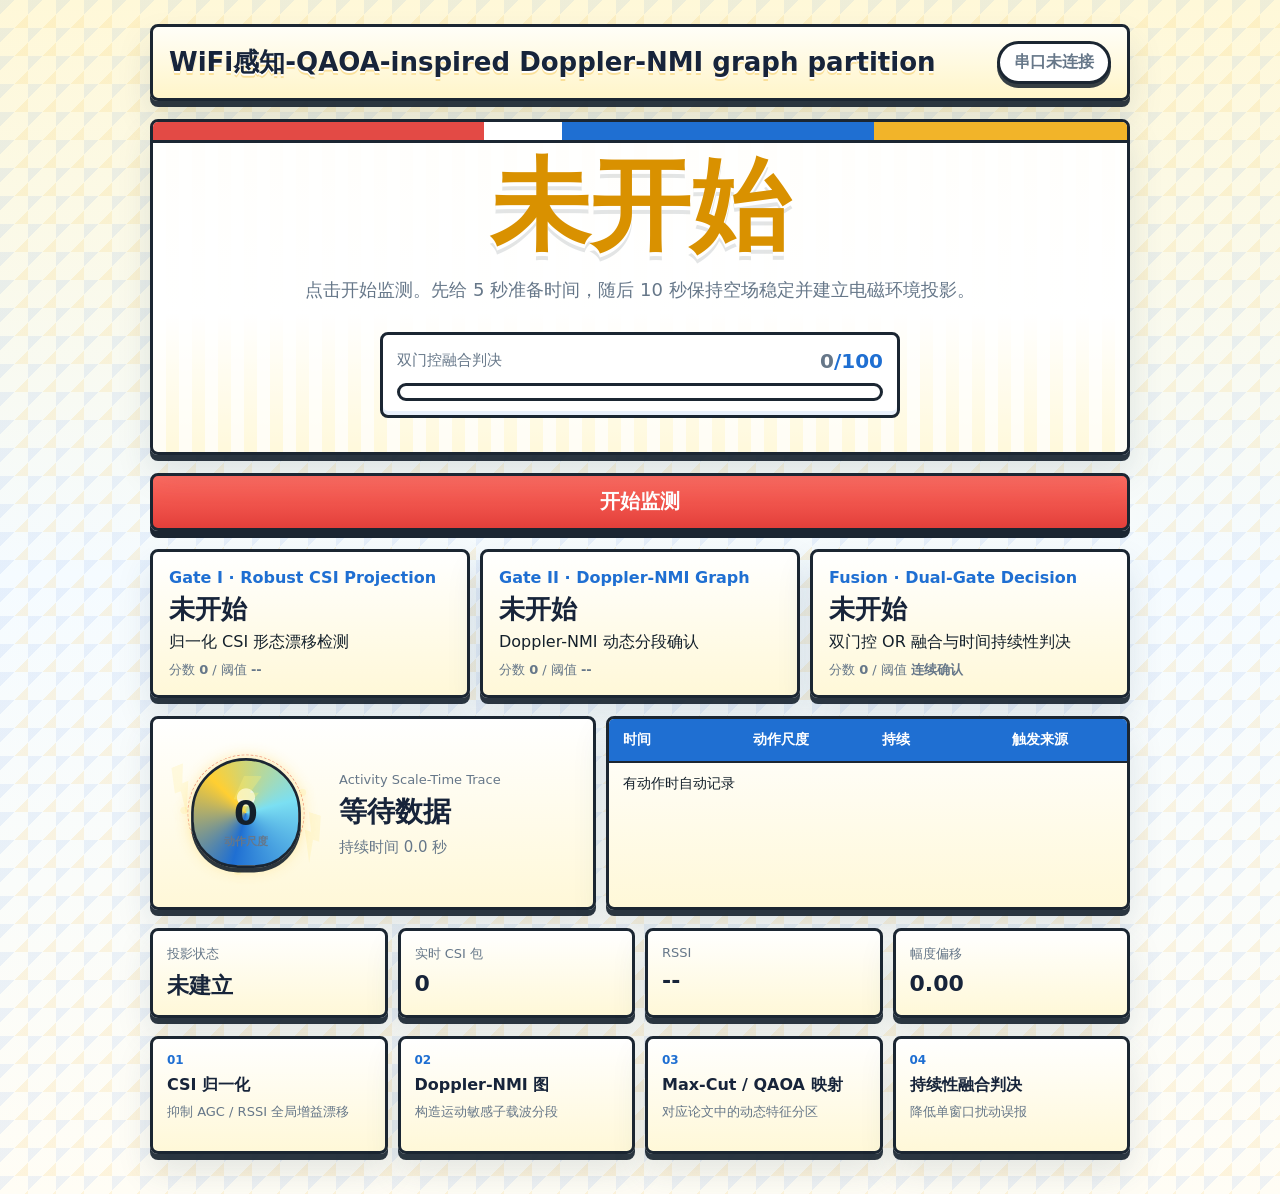
<file: index.html>
<!doctype html>
<html lang="zh-CN">
  <head>
    <meta charset="UTF-8" />
    <meta name="viewport" content="width=device-width, initial-scale=1.0" />
    <title>WiFi感知-QAOA-inspired Doppler-NMI graph partition</title>
    <link rel="stylesheet" href="./styles.css" />
  </head>
  <body>
    <main class="shell">
      <header class="topbar">
        <div>
          <h1>WiFi感知-QAOA-inspired Doppler-NMI graph partition</h1>
        </div>
        <div class="status-pill" id="serialStatus">串口未连接</div>
      </header>

      <section class="hero-panel" aria-label="实时判断">
        <div class="judgement idle" id="presenceState">未开始</div>
        <p id="presenceText">点击开始监测。先给 5 秒准备时间，随后 10 秒保持空场稳定并建立电磁环境投影。</p>
        <div class="change-meter" aria-label="双门控融合判决分数">
          <div class="meter-head">
            <span>双门控融合判决</span>
            <strong><span id="presenceScore">0</span>/100</strong>
          </div>
          <div class="score-bar"><span id="scoreFill"></span></div>
        </div>
      </section>

      <button id="mainButton" class="main-button">开始监测</button>

      <section class="alert-grid" aria-label="三层判定提醒">
        <article class="alert-card idle" id="changeCard">
          <span>Gate I · Robust CSI Projection</span>
          <strong id="changeStatus">待初始化</strong>
          <p id="changeText">归一化 CSI 形态漂移检测</p>
          <small>分数 <b id="changeScore">0</b> / 阈值 <b id="changeThreshold">--</b></small>
        </article>
        <article class="alert-card idle" id="paperCard">
          <span>Gate II · Doppler-NMI Graph</span>
          <strong id="paperStatus">待初始化</strong>
          <p id="paperText">Doppler-NMI 动态分段确认</p>
          <small>分数 <b id="paperScore">0</b> / 阈值 <b id="paperThreshold">--</b></small>
        </article>
        <article class="alert-card idle" id="combinedCard">
          <span>Fusion · Dual-Gate Decision</span>
          <strong id="combinedStatus">待初始化</strong>
          <p id="combinedText">双门控 OR 融合与时间持续性判决</p>
          <small>分数 <b id="combinedScore">0</b> / 阈值 <b id="combinedThreshold">连续确认</b></small>
        </article>
      </section>

      <section class="motion-panel" aria-label="动作尺度时间轴">
        <div class="motion-visual">
          <div class="motion-mascot" id="motionOrb" aria-label="放电动作尺度动画">
            <div class="spark spark-a"></div>
            <div class="spark spark-b"></div>
            <div class="spark spark-c"></div>
            <div class="bolt bolt-left"></div>
            <div class="bolt bolt-right"></div>
            <div class="mascot-body">
              <span id="motionScale">0</span>
              <small>动作尺度</small>
            </div>
          </div>
          <div class="motion-copy">
            <span>Activity Scale-Time Trace</span>
            <strong id="motionLevel">等待数据</strong>
            <p id="motionDuration">持续时间 0.0 秒</p>
          </div>
        </div>
        <div class="motion-table-wrap">
          <table class="motion-table">
            <thead>
              <tr>
                <th>时间</th>
                <th>动作尺度</th>
                <th>持续</th>
                <th>触发来源</th>
              </tr>
            </thead>
            <tbody id="motionTimelineBody">
              <tr>
                <td colspan="4">有动作时自动记录</td>
              </tr>
            </tbody>
          </table>
        </div>
      </section>

      <section class="info-grid" aria-label="实时状态">
        <div>
          <span>投影状态</span>
          <strong id="calibStatus">未建立</strong>
        </div>
        <div>
          <span>实时 CSI 包</span>
          <strong id="packetCount">0</strong>
        </div>
        <div>
          <span>RSSI</span>
          <strong id="rssiValue">--</strong>
        </div>
        <div>
          <span>幅度偏移</span>
          <strong id="ampShift">0.00</strong>
        </div>
      </section>

      <section class="method-strip" aria-label="QAOA 论文方法链路">
        <div>
          <span>01</span>
          <strong>CSI 归一化</strong>
          <p>抑制 AGC / RSSI 全局增益漂移</p>
        </div>
        <div>
          <span>02</span>
          <strong>Doppler-NMI 图</strong>
          <p>构造运动敏感子载波分段</p>
        </div>
        <div>
          <span>03</span>
          <strong>Max-Cut / QAOA 映射</strong>
          <p>对应论文中的动态特征分区</p>
        </div>
        <div>
          <span>04</span>
          <strong>持续性融合判决</strong>
          <p>降低单窗口扰动误报</p>
        </div>
      </section>
    </main>

    <script src="./app.js?v=version3-prep-20260528"></script>
  </body>
</html>
</file>
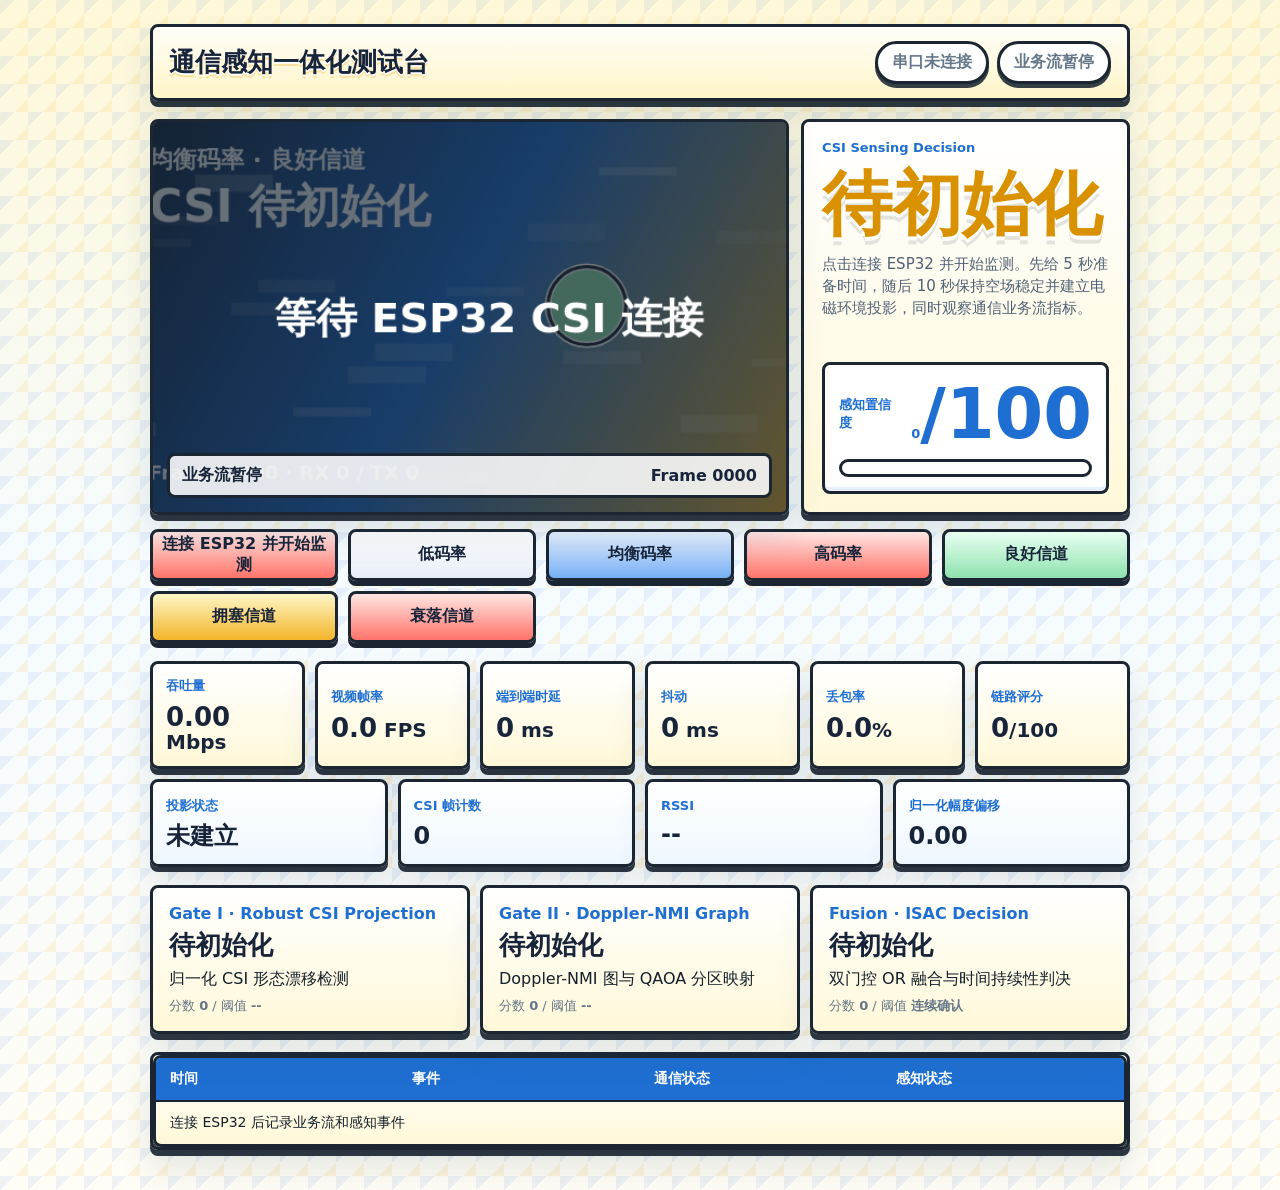
<file: isac.html>
<!doctype html>
<html lang="zh-CN">
  <head>
    <meta charset="UTF-8" />
    <meta name="viewport" content="width=device-width, initial-scale=1.0" />
    <title>通信感知一体化测试台</title>
    <link rel="stylesheet" href="./styles.css" />
  </head>
  <body>
    <main class="shell">
      <header class="topbar">
        <div>
          <h1>通信感知一体化测试台</h1>
        </div>
        <div class="status-stack">
          <div class="status-pill" id="serialStatus">串口未连接</div>
          <div class="status-pill ok" id="linkStatus">业务流暂停</div>
        </div>
      </header>

      <section class="isac-hero" aria-label="通信感知一体化主视图">
        <div class="video-stage">
          <canvas id="videoCanvas" width="640" height="360" aria-label="类视频业务流画面"></canvas>
          <div class="video-hud">
            <span id="streamState">业务流暂停</span>
            <strong id="frameId">Frame 0000</strong>
          </div>
        </div>
        <div class="isac-decision">
          <span>CSI Sensing Decision</span>
          <strong id="presenceState">待初始化</strong>
          <p id="presenceText">点击连接 ESP32 并开始监测。页面会先给 5 秒准备时间，再用 10 秒空场 CSI 建立电磁环境投影，同时显示通信业务流指标。</p>
          <div class="change-meter" aria-label="感知置信度">
            <div class="meter-head">
              <span>感知置信度</span>
              <strong><span id="presenceScore">0</span>/100</strong>
            </div>
            <div class="score-bar"><span id="scoreFill"></span></div>
          </div>
        </div>
      </section>

      <section class="isac-controls" aria-label="通信感知测试控制">
        <button class="test-button danger" id="mainButton">连接 ESP32 并开始监测</button>
        <button class="test-button secondary" data-profile="low">低码率</button>
        <button class="test-button medium" data-profile="balanced">均衡码率</button>
        <button class="test-button danger" data-profile="high">高码率</button>
        <button class="test-button stable" data-channel="good">良好信道</button>
        <button class="test-button warn" data-channel="congested">拥塞信道</button>
        <button class="test-button danger" data-channel="fading">衰落信道</button>
      </section>

      <section class="comm-grid" aria-label="通信性能">
        <article>
          <span>吞吐量</span>
          <strong><b id="throughput">0.00</b> Mbps</strong>
        </article>
        <article>
          <span>视频帧率</span>
          <strong><b id="fps">0.0</b> FPS</strong>
        </article>
        <article>
          <span>端到端时延</span>
          <strong><b id="latency">0</b> ms</strong>
        </article>
        <article>
          <span>抖动</span>
          <strong><b id="jitter">0</b> ms</strong>
        </article>
        <article>
          <span>丢包率</span>
          <strong><b id="lossRate">0.0</b>%</strong>
        </article>
        <article>
          <span>链路评分</span>
          <strong><b id="linkScore">0</b>/100</strong>
        </article>
      </section>

      <section class="csi-grid" aria-label="真实 CSI 状态">
        <article>
          <span>投影状态</span>
          <strong id="calibStatus">未建立</strong>
        </article>
        <article>
          <span>CSI 帧计数</span>
          <strong id="packetCount">0</strong>
        </article>
        <article>
          <span>RSSI</span>
          <strong id="rssiValue">--</strong>
        </article>
        <article>
          <span>归一化幅度偏移</span>
          <strong id="ampShift">0.00</strong>
        </article>
      </section>

      <section class="alert-grid" aria-label="感知门控">
        <article class="alert-card idle" id="changeCard">
          <span>Gate I · Robust CSI Projection</span>
          <strong id="changeStatus">待初始化</strong>
          <p id="changeText">通信业务流未启动</p>
          <small>分数 <b id="changeScore">0</b> / 阈值 <b id="changeThreshold">45</b></small>
        </article>
        <article class="alert-card idle" id="paperCard">
          <span>Gate II · Doppler-NMI Graph</span>
          <strong id="paperStatus">待初始化</strong>
          <p id="paperText">等待动态子载波响应</p>
          <small>分数 <b id="paperScore">0</b> / 阈值 <b id="paperThreshold">48</b></small>
        </article>
        <article class="alert-card idle" id="combinedCard">
          <span>Fusion · ISAC Decision</span>
          <strong id="combinedStatus">待初始化</strong>
          <p id="combinedText">同步观察通信性能和感知结果</p>
          <small>分数 <b id="combinedScore">0</b> / 阈值 <b id="combinedThreshold">连续确认</b></small>
        </article>
      </section>

      <section class="isac-log" aria-label="业务流事件">
        <div class="motion-table-wrap">
          <table class="motion-table">
            <thead>
              <tr>
                <th>时间</th>
                <th>事件</th>
                <th>通信状态</th>
                <th>感知状态</th>
              </tr>
            </thead>
            <tbody id="eventRows">
              <tr>
                <td colspan="4">启动业务流后记录事件</td>
              </tr>
            </tbody>
          </table>
        </div>
      </section>
    </main>

    <script src="./isac-real.js?v=version4-real-isac-merge-20260528"></script>
  </body>
</html>
</file>
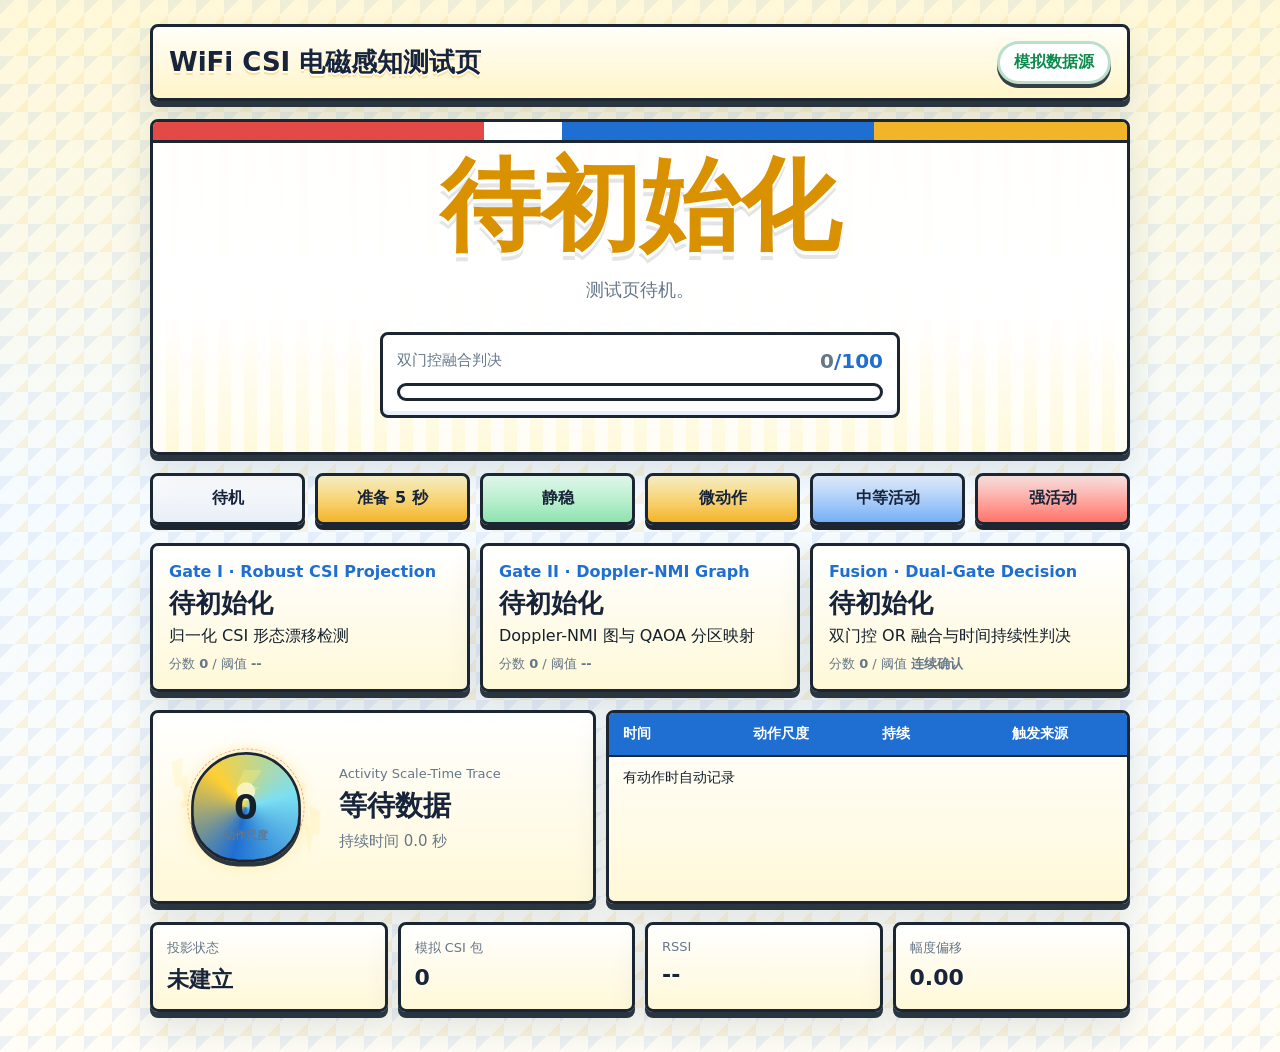
<file: test.html>
<!doctype html>
<html lang="zh-CN">
  <head>
    <meta charset="UTF-8" />
    <meta name="viewport" content="width=device-width, initial-scale=1.0" />
    <title>WiFi CSI 电磁感知测试页</title>
    <link rel="stylesheet" href="./styles.css" />
  </head>
  <body>
    <main class="shell">
      <header class="topbar">
        <div>
          <h1>WiFi CSI 电磁感知测试页</h1>
        </div>
        <div class="status-pill ok" id="serialStatus">模拟数据源</div>
      </header>

      <section class="hero-panel" aria-label="测试判断">
        <div class="judgement idle" id="presenceState">待初始化</div>
        <p id="presenceText">测试页待机。</p>
        <div class="change-meter" aria-label="双门控融合判决分数">
          <div class="meter-head">
            <span>双门控融合判决</span>
            <strong><span id="presenceScore">0</span>/100</strong>
          </div>
          <div class="score-bar"><span id="scoreFill"></span></div>
        </div>
      </section>

      <section class="test-controls" aria-label="测试控制">
        <button class="test-button secondary" data-scenario="idle">待机</button>
        <button class="test-button warn" data-scenario="prep">准备 5 秒</button>
        <button class="test-button stable" data-scenario="stable">静稳</button>
        <button class="test-button weak" data-scenario="weak">微动作</button>
        <button class="test-button medium" data-scenario="medium">中等活动</button>
        <button class="test-button danger" data-scenario="strong">强活动</button>
      </section>

      <section class="alert-grid" aria-label="三层判定提醒">
        <article class="alert-card idle" id="changeCard">
          <span>Gate I · Robust CSI Projection</span>
          <strong id="changeStatus">待初始化</strong>
          <p id="changeText">归一化 CSI 形态漂移检测</p>
          <small>分数 <b id="changeScore">0</b> / 阈值 <b id="changeThreshold">--</b></small>
        </article>
        <article class="alert-card idle" id="paperCard">
          <span>Gate II · Doppler-NMI Graph</span>
          <strong id="paperStatus">待初始化</strong>
          <p id="paperText">Doppler-NMI 图与 QAOA 分区映射</p>
          <small>分数 <b id="paperScore">0</b> / 阈值 <b id="paperThreshold">--</b></small>
        </article>
        <article class="alert-card idle" id="combinedCard">
          <span>Fusion · Dual-Gate Decision</span>
          <strong id="combinedStatus">待初始化</strong>
          <p id="combinedText">双门控 OR 融合与时间持续性判决</p>
          <small>分数 <b id="combinedScore">0</b> / 阈值 <b id="combinedThreshold">连续确认</b></small>
        </article>
      </section>

      <section class="motion-panel" aria-label="动作尺度时间轴">
        <div class="motion-visual">
          <div class="motion-mascot" id="motionOrb" aria-label="放电动作尺度动画">
            <div class="spark spark-a"></div>
            <div class="spark spark-b"></div>
            <div class="spark spark-c"></div>
            <div class="bolt bolt-left"></div>
            <div class="bolt bolt-right"></div>
            <div class="mascot-body">
              <span id="motionScale">0</span>
              <small>动作尺度</small>
            </div>
          </div>
          <div class="motion-copy">
            <span>Activity Scale-Time Trace</span>
            <strong id="motionLevel">等待数据</strong>
            <p id="motionDuration">持续时间 0.0 秒</p>
          </div>
        </div>
        <div class="motion-table-wrap">
          <table class="motion-table">
            <thead>
              <tr>
                <th>时间</th>
                <th>动作尺度</th>
                <th>持续</th>
                <th>触发来源</th>
              </tr>
            </thead>
            <tbody id="motionTimelineBody">
              <tr>
                <td colspan="4">有动作时自动记录</td>
              </tr>
            </tbody>
          </table>
        </div>
      </section>

      <section class="info-grid" aria-label="实时状态">
        <div>
          <span>投影状态</span>
          <strong id="calibStatus">未建立</strong>
        </div>
        <div>
          <span>模拟 CSI 包</span>
          <strong id="packetCount">0</strong>
        </div>
        <div>
          <span>RSSI</span>
          <strong id="rssiValue">--</strong>
        </div>
        <div>
          <span>幅度偏移</span>
          <strong id="ampShift">0.00</strong>
        </div>
      </section>
    </main>

    <script src="./test.js?v=version3-test-20260528"></script>
  </body>
</html>
</file>
<file: styles.css>
:root {
  color-scheme: light;
  --bg: #f3f6fa;
  --panel: #ffffff;
  --line: #d6e0ea;
  --text: #14202b;
  --muted: #667789;
  --blue: #1f6fd2;
  --green: #0d8a4d;
  --red: #d64141;
  --amber: #c98916;
  --shadow: 0 18px 48px rgba(24, 44, 68, 0.1);
  font-family: Inter, ui-sans-serif, system-ui, -apple-system, BlinkMacSystemFont, "PingFang SC", "Microsoft YaHei", sans-serif;
}

* {
  box-sizing: border-box;
}

body {
  margin: 0;
  min-height: 100vh;
  background: var(--bg);
  color: var(--text);
}

button {
  font: inherit;
}

h1,
p {
  margin: 0;
}

.shell {
  width: min(920px, calc(100vw - 32px));
  margin: 0 auto;
  padding: 24px 0 40px;
}

.topbar {
  display: flex;
  align-items: center;
  justify-content: space-between;
  gap: 16px;
  margin-bottom: 18px;
}

.topbar > div:first-child {
  min-width: 0;
}

.topbar h1 {
  font-size: clamp(20px, 2.6vw, 26px);
  line-height: 1.18;
}

.topbar p,
.hero-panel p,
.info-grid span,
.meter-head span,
.alert-card span,
.alert-card small,
.method-strip p,
.method-strip span {
  color: var(--muted);
}

.status-pill {
  border: 1px solid var(--line);
  border-radius: 999px;
  background: var(--panel);
  padding: 8px 14px;
  color: var(--muted);
  white-space: nowrap;
}

.status-pill.ok {
  color: var(--green);
  border-color: rgba(13, 138, 77, 0.28);
}

.status-pill.warn {
  color: var(--amber);
  border-color: rgba(201, 137, 22, 0.34);
}

.status-stack {
  display: flex;
  flex-wrap: wrap;
  justify-content: flex-end;
  gap: 8px;
}

.hero-panel {
  min-height: 320px;
  border: 1px solid var(--line);
  border-radius: 12px;
  background: var(--panel);
  box-shadow: var(--shadow);
  padding: 34px;
  display: grid;
  align-content: center;
  justify-items: center;
  text-align: center;
}

.judgement {
  font-size: clamp(52px, 8.6vw, 100px);
  line-height: 1;
  font-weight: 850;
  letter-spacing: 0;
  color: var(--muted);
}

.judgement.idle,
.judgement.baseline {
  color: var(--amber);
}

.judgement.empty {
  color: var(--green);
}

.judgement.present {
  color: var(--red);
}

.judgement.stable {
  color: var(--green);
}

.judgement.candidate,
.judgement.weak {
  color: var(--amber);
}

.judgement.medium {
  color: var(--blue);
}

.judgement.strong {
  color: var(--red);
}

.hero-panel p {
  margin-top: 20px;
  font-size: 18px;
  line-height: 1.55;
}

.change-meter {
  width: min(520px, 100%);
  margin-top: 28px;
}

.meter-head {
  display: flex;
  align-items: center;
  justify-content: space-between;
  gap: 12px;
  margin-bottom: 10px;
  font-size: 15px;
}

.meter-head strong {
  color: var(--blue);
  font-size: 20px;
}

.score-bar {
  height: 14px;
  border: 1px solid var(--line);
  border-radius: 999px;
  overflow: hidden;
  background: #edf2f7;
}

.score-bar span {
  display: block;
  height: 100%;
  width: 0%;
  background: linear-gradient(90deg, var(--green), var(--amber), var(--red));
  transition: width 180ms ease;
}

.main-button {
  width: 100%;
  min-height: 58px;
  margin-top: 18px;
  border: 1px solid var(--blue);
  border-radius: 8px;
  background: var(--blue);
  color: #fff;
  font-size: 20px;
  font-weight: 800;
  cursor: pointer;
}

.main-button.stop {
  border-color: var(--red);
  background: var(--red);
}

.main-button:disabled {
  cursor: wait;
  opacity: 0.72;
}

.motion-panel {
  margin-top: 18px;
  display: grid;
  grid-template-columns: 0.92fr 1.08fr;
  gap: 10px;
}

.motion-visual,
.motion-table-wrap {
  border: 1px solid var(--line);
  border-radius: 10px;
  background: var(--panel);
  box-shadow: var(--shadow);
}

.motion-visual {
  min-height: 194px;
  padding: 18px;
  display: grid;
  grid-template-columns: 150px 1fr;
  align-items: center;
  gap: 18px;
}

.motion-mascot {
  --motion-scale: 0;
  position: relative;
  width: 150px;
  aspect-ratio: 1;
  display: grid;
  place-items: center;
  transform: scale(calc(0.9 + var(--motion-scale) * 0.0016));
  transition: transform 180ms ease, filter 180ms ease;
}

.motion-mascot::before,
.motion-mascot::after {
  content: "";
  position: absolute;
  inset: calc(10px - var(--motion-scale) * 0.025px);
  border-radius: 50%;
  background: transparent;
  border: 1px dashed rgba(31, 111, 210, 0.34);
  z-index: 0;
  transform-origin: center;
}

.motion-mascot::before {
  transform: rotate(-22deg);
}

.motion-mascot::after {
  inset: calc(24px - var(--motion-scale) * 0.035px);
  border-style: solid;
  border-color: rgba(255, 207, 50, 0.58);
  transform: rotate(28deg);
}

.motion-mascot.active {
  filter: saturate(1.18);
  animation: mascotBounce 1.25s ease-in-out infinite;
}

.mascot-body {
  position: relative;
  z-index: 1;
  width: 122px;
  height: 122px;
  border-radius: 54% 54% 46% 46%;
  display: grid;
  align-content: center;
  justify-items: center;
  text-align: center;
  border: 2px solid #1b2632;
  background:
    radial-gradient(circle at 50% 35%, rgba(255, 255, 255, 0.74) 0 10%, transparent 11%),
    conic-gradient(from -45deg, #ffcf32, #7bdff2, #1f6fd2, #ffcf32);
  box-shadow:
    0 0 0 calc(var(--motion-scale) * 0.08px) rgba(255, 207, 50, 0.18),
    0 0 calc(18px + var(--motion-scale) * 0.24px) rgba(255, 207, 50, 0.35);
}

.mascot-body::before {
  content: "";
  position: absolute;
  top: 17px;
  width: 36px;
  height: 46px;
  border-radius: 3px;
  background: rgba(255, 239, 118, 0.88);
  clip-path: polygon(44% 0, 100% 0, 62% 40%, 90% 40%, 28% 100%, 42% 56%, 12% 56%);
  opacity: calc(0.36 + var(--motion-scale) * 0.004);
}

.mascot-body span {
  position: relative;
  z-index: 1;
  display: block;
  margin-top: 22px;
  font-size: 38px;
  font-weight: 850;
  line-height: 1;
  color: var(--text);
}

.mascot-body small {
  position: relative;
  z-index: 1;
  display: block;
  margin-top: 5px;
  color: var(--muted);
  font-size: 12px;
  font-weight: 700;
}

.spark,
.bolt {
  position: absolute;
  opacity: calc(0.12 + var(--motion-scale) * 0.0088);
  pointer-events: none;
}

.spark {
  width: calc(8px + var(--motion-scale) * 0.08px);
  aspect-ratio: 1;
  border-radius: 50%;
  background: #ffdd3d;
  box-shadow: 0 0 18px rgba(255, 221, 61, 0.8);
  animation: sparkDrift 1.5s ease-in-out infinite;
}

.spark-a {
  left: 2px;
  top: 68px;
}

.spark-b {
  right: 8px;
  top: 48px;
  animation-delay: 0.22s;
}

.spark-c {
  left: 62px;
  bottom: 6px;
  animation-delay: 0.42s;
}

.bolt {
  width: calc(24px + var(--motion-scale) * 0.16px);
  height: calc(54px + var(--motion-scale) * 0.22px);
  background: #ffdd3d;
  clip-path: polygon(42% 0, 100% 0, 62% 38%, 92% 38%, 26% 100%, 42% 52%, 12% 52%);
  filter: drop-shadow(0 0 10px rgba(255, 221, 61, 0.72));
  animation: boltFlash 1.1s ease-in-out infinite;
}

.bolt-left {
  left: -8px;
  top: 22px;
  transform: rotate(-22deg);
}

.bolt-right {
  right: -10px;
  top: 76px;
  transform: scaleX(-1) rotate(-18deg);
  animation-delay: 0.28s;
}

.motion-copy span,
.motion-table th {
  color: var(--muted);
  font-size: 13px;
}

.motion-copy strong {
  display: block;
  margin-top: 8px;
  font-size: 28px;
  line-height: 1.12;
}

.motion-copy p {
  margin-top: 10px;
  color: var(--muted);
  font-size: 15px;
}

.motion-table-wrap {
  overflow: hidden;
}

.motion-table {
  width: 100%;
  border-collapse: collapse;
  table-layout: fixed;
}

.motion-table th,
.motion-table td {
  padding: 12px 14px;
  border-bottom: 1px solid var(--line);
  text-align: left;
  font-size: 14px;
  vertical-align: top;
}

.motion-table tbody tr:last-child td {
  border-bottom: 0;
}

.motion-table td {
  color: var(--text);
}

.motion-table td:nth-child(2) {
  font-weight: 800;
}

td.scale-cell strong,
td.scale-cell small {
  display: block;
}

td.scale-cell small {
  margin-top: 3px;
  color: var(--muted);
  font-size: 12px;
  font-weight: 700;
}

@keyframes mascotBounce {
  0%, 100% {
    transform: scale(calc(0.9 + var(--motion-scale) * 0.0016)) translateY(0);
  }
  50% {
    transform: scale(calc(0.93 + var(--motion-scale) * 0.0018)) translateY(-4px);
  }
}

@keyframes sparkDrift {
  0%, 100% {
    transform: translate(0, 0) scale(0.75);
  }
  50% {
    transform: translate(5px, -7px) scale(1.08);
  }
}

@keyframes boltFlash {
  0%, 100% {
    opacity: calc(0.1 + var(--motion-scale) * 0.005);
  }
  50% {
    opacity: calc(0.2 + var(--motion-scale) * 0.009);
  }
}

.method-strip {
  margin-top: 18px;
  display: grid;
  grid-template-columns: repeat(4, 1fr);
  gap: 10px;
}

.method-strip div {
  min-height: 118px;
  border: 1px solid var(--line);
  border-radius: 10px;
  background: var(--panel);
  box-shadow: var(--shadow);
  padding: 14px;
  display: grid;
  align-content: start;
  gap: 8px;
}

.method-strip span {
  font-size: 12px;
  font-weight: 800;
}

.method-strip strong {
  font-size: 16px;
  line-height: 1.25;
}

.method-strip p {
  font-size: 13px;
  line-height: 1.4;
}

.alert-grid {
  margin-top: 18px;
  display: grid;
  grid-template-columns: repeat(3, 1fr);
  gap: 10px;
}

.alert-card {
  min-height: 138px;
  border: 1px solid var(--line);
  border-radius: 10px;
  background: var(--panel);
  box-shadow: var(--shadow);
  padding: 16px;
  display: grid;
  align-content: start;
  gap: 8px;
}

.alert-card strong {
  font-size: 26px;
  line-height: 1.1;
  color: var(--muted);
}

.alert-card p {
  color: var(--text);
  line-height: 1.35;
}

.alert-card small {
  font-size: 13px;
}

.alert-card.hit {
  border-color: rgba(214, 65, 65, 0.38);
}

.alert-card.hit strong {
  color: var(--red);
}

.alert-card.clear {
  border-color: rgba(13, 138, 77, 0.24);
}

.alert-card.clear strong {
  color: var(--green);
}

.alert-card.wait strong {
  color: var(--amber);
}

.info-grid {
  margin-top: 18px;
  display: grid;
  grid-template-columns: repeat(4, 1fr);
  gap: 10px;
}

.info-grid div {
  border: 1px solid var(--line);
  border-radius: 10px;
  background: var(--panel);
  box-shadow: var(--shadow);
  padding: 14px;
}

.info-grid span {
  display: block;
  font-size: 13px;
}

.info-grid strong {
  display: block;
  margin-top: 8px;
  font-size: 22px;
}

body {
  background:
    linear-gradient(135deg, rgba(39, 107, 220, 0.08) 25%, transparent 25%) 0 0 / 28px 28px,
    linear-gradient(315deg, rgba(242, 180, 41, 0.12) 25%, transparent 25%) 0 0 / 28px 28px,
    linear-gradient(180deg, #fff8d8 0%, #f5fbff 48%, #fffdf5 100%);
}

.shell {
  width: min(980px, calc(100vw - 32px));
}

.topbar,
.hero-panel,
.motion-visual,
.motion-table-wrap,
.alert-card,
.info-grid div,
.method-strip div {
  border: 3px solid #1b2632;
  border-radius: 8px;
  box-shadow: 0 6px 0 rgba(27, 38, 50, 0.92), 0 18px 34px rgba(39, 68, 96, 0.13);
}

.topbar {
  padding: 14px 16px;
  background: linear-gradient(180deg, #fffef8, #fff5c9);
}

.topbar h1 {
  color: #17243a;
  text-shadow: 0 2px 0 #ffffff, 0 4px 0 rgba(242, 180, 41, 0.35);
}

.status-pill {
  border: 3px solid #1b2632;
  border-radius: 999px;
  background: #ffffff;
  box-shadow: 0 4px 0 rgba(27, 38, 50, 0.88);
  font-weight: 800;
}

.hero-panel {
  position: relative;
  overflow: hidden;
  background:
    linear-gradient(90deg, rgba(255, 255, 255, 0.84) 0 49%, rgba(255, 255, 255, 0.46) 50% 100%) 0 0 / 26px 26px,
    linear-gradient(180deg, #fffef8 0%, #ffffff 58%, #fff3bd 100%);
}

.hero-panel::before {
  content: "";
  position: absolute;
  inset: 0 0 auto;
  height: 18px;
  background: linear-gradient(90deg, #e34a45 0 34%, #ffffff 34% 42%, #1f6fd2 42% 74%, #f2b429 74% 100%);
  border-bottom: 3px solid #1b2632;
}

.judgement {
  color: #1b2632;
  text-shadow: 0 4px 0 #ffffff, 0 8px 0 rgba(27, 38, 50, 0.12);
}

.judgement.idle,
.judgement.baseline {
  color: #d99100;
}

.change-meter {
  border: 3px solid #1b2632;
  border-radius: 8px;
  background: #ffffff;
  padding: 14px;
  box-shadow: inset 0 -4px 0 rgba(39, 107, 210, 0.1);
}

.score-bar {
  height: 18px;
  border: 3px solid #1b2632;
  background: #ffffff;
}

.score-bar span {
  background: linear-gradient(90deg, #24b36b, #f2b429 48%, #e34a45);
}

.main-button {
  border: 3px solid #1b2632;
  border-radius: 8px;
  background: linear-gradient(180deg, #ff6b60, #e33f3a);
  box-shadow: 0 7px 0 #1b2632;
  letter-spacing: 0;
}

.main-button.stop {
  border-color: #1b2632;
  background: linear-gradient(180deg, #357ee7, #1f5fc5);
}

.main-button:active {
  transform: translateY(4px);
  box-shadow: 0 3px 0 #1b2632;
}

.test-controls {
  margin-top: 18px;
  display: grid;
  grid-template-columns: repeat(6, 1fr);
  gap: 10px;
}

.test-button {
  min-height: 52px;
  border: 3px solid #1b2632;
  border-radius: 8px;
  background: linear-gradient(180deg, #ffffff, #fff5c9);
  box-shadow: 0 5px 0 #1b2632;
  color: #17243a;
  font-weight: 900;
  cursor: pointer;
}

.test-button.secondary {
  background: linear-gradient(180deg, #ffffff, #e8eef7);
}

.test-button.warn,
.test-button.weak {
  background: linear-gradient(180deg, #fff7c8, #f2b429);
}

.test-button.stable {
  background: linear-gradient(180deg, #e9fff2, #8ee2ae);
}

.test-button.medium {
  background: linear-gradient(180deg, #e8f2ff, #75aef5);
}

.test-button.danger {
  background: linear-gradient(180deg, #ffe6e3, #ff7369);
}

.test-button:active {
  transform: translateY(3px);
  box-shadow: 0 2px 0 #1b2632;
}

.test-button.stop {
  background: linear-gradient(180deg, #e8f2ff, #1f6fd2);
  color: #ffffff;
}

.test-button:disabled {
  cursor: wait;
  opacity: 0.72;
}

.isac-hero {
  margin-top: 18px;
  display: grid;
  grid-template-columns: minmax(0, 1.32fr) minmax(280px, 0.68fr);
  gap: 12px;
  align-items: stretch;
}

.video-stage,
.isac-decision,
.comm-grid article,
.isac-log {
  border: 3px solid #1b2632;
  border-radius: 8px;
  background: linear-gradient(180deg, #ffffff, #fff8d8);
  box-shadow: 0 6px 0 rgba(27, 38, 50, 0.92), 0 18px 34px rgba(39, 68, 96, 0.13);
}

.video-stage {
  position: relative;
  overflow: hidden;
  min-height: 330px;
}

#videoCanvas {
  display: block;
  width: 100%;
  height: 100%;
  min-height: 330px;
  object-fit: cover;
  background: #17243a;
}

.video-hud {
  position: absolute;
  left: 14px;
  right: 14px;
  bottom: 14px;
  display: flex;
  align-items: center;
  justify-content: space-between;
  gap: 10px;
  border: 3px solid #1b2632;
  border-radius: 8px;
  background: rgba(255, 255, 255, 0.88);
  padding: 9px 12px;
  color: #17243a;
  font-weight: 900;
}

.isac-decision {
  min-height: 330px;
  padding: 18px;
  display: grid;
  align-content: center;
  gap: 14px;
}

.isac-decision span,
.comm-grid article span {
  color: #1f6fd2;
  font-size: 13px;
  font-weight: 900;
}

.isac-decision strong {
  font-size: clamp(42px, 7vw, 70px);
  line-height: 1;
}

.isac-decision p {
  color: #506176;
  font-size: 15px;
  line-height: 1.48;
}

.isac-controls {
  margin-top: 14px;
  display: grid;
  grid-template-columns: repeat(5, minmax(0, 1fr));
  gap: 10px;
}

.comm-grid {
  margin-top: 18px;
  display: grid;
  grid-template-columns: repeat(6, minmax(0, 1fr));
  gap: 10px;
}

.csi-grid {
  margin-top: 10px;
  display: grid;
  grid-template-columns: repeat(4, minmax(0, 1fr));
  gap: 10px;
}

.comm-grid article {
  min-height: 94px;
  padding: 13px;
  display: grid;
  align-content: center;
  gap: 8px;
}

.csi-grid article {
  min-height: 88px;
  padding: 13px;
  display: grid;
  align-content: center;
  gap: 8px;
  border: 3px solid #1b2632;
  border-radius: 8px;
  background: linear-gradient(180deg, #ffffff, #eef7ff);
  box-shadow: 0 5px 0 rgba(27, 38, 50, 0.92), 0 14px 28px rgba(39, 68, 96, 0.12);
}

.comm-grid article strong {
  color: #17243a;
  font-size: 20px;
  line-height: 1.1;
}

.csi-grid article span {
  color: #1f6fd2;
  font-size: 13px;
  font-weight: 900;
}

.csi-grid article strong {
  color: #17243a;
  font-size: 24px;
  line-height: 1.1;
}

.comm-grid article b {
  font-size: 26px;
}

.isac-log {
  margin-top: 18px;
  overflow: hidden;
}

.motion-visual,
.motion-table-wrap,
.alert-card,
.info-grid div,
.method-strip div,
.comm-grid article,
.isac-log {
  background: linear-gradient(180deg, #ffffff, #fff8d8);
}

.motion-mascot::before {
  border-color: rgba(227, 74, 69, 0.55);
}

.motion-mascot::after {
  border-color: rgba(39, 107, 220, 0.55);
}

.mascot-body {
  border: 3px solid #1b2632;
  box-shadow:
    0 5px 0 rgba(27, 38, 50, 0.92),
    0 0 calc(18px + var(--motion-scale) * 0.24px) rgba(255, 207, 50, 0.46);
}

.motion-table th {
  background: #1f6fd2;
  color: #ffffff;
}

.motion-table th,
.motion-table td {
  border-bottom: 2px solid #1b2632;
}

.alert-card span,
.method-strip span {
  color: #1f6fd2;
  font-weight: 900;
}

.alert-card strong,
.info-grid strong,
.method-strip strong,
.motion-copy strong {
  color: #17243a;
}

.alert-card.hit {
  background: linear-gradient(180deg, #fff8d8, #ffe0dd);
}

.alert-card.clear {
  background: linear-gradient(180deg, #ffffff, #dff7e9);
}

.alert-card.wait {
  background: linear-gradient(180deg, #ffffff, #fff1bb);
}

@media (max-width: 760px) {
  .topbar,
  .test-controls,
  .isac-controls,
  .isac-hero,
  .comm-grid,
  .csi-grid,
  .method-strip,
  .alert-grid,
  .motion-panel,
  .info-grid {
    display: grid;
    grid-template-columns: 1fr;
  }

  .motion-visual {
    grid-template-columns: 1fr;
    justify-items: center;
    text-align: center;
  }

  .status-stack {
    justify-content: flex-start;
  }

  .video-stage,
  .isac-decision,
  #videoCanvas {
    min-height: 260px;
  }

  .video-hud {
    align-items: flex-start;
    flex-direction: column;
  }

  .hero-panel {
    min-height: 300px;
    padding: 28px 20px;
  }

  .judgement {
    font-size: clamp(50px, 15vw, 74px);
  }

  .motion-table th,
  .motion-table td {
    padding: 10px 8px;
    font-size: 13px;
  }

  .hero-panel {
    padding: 30px 18px;
  }
}
</file>
